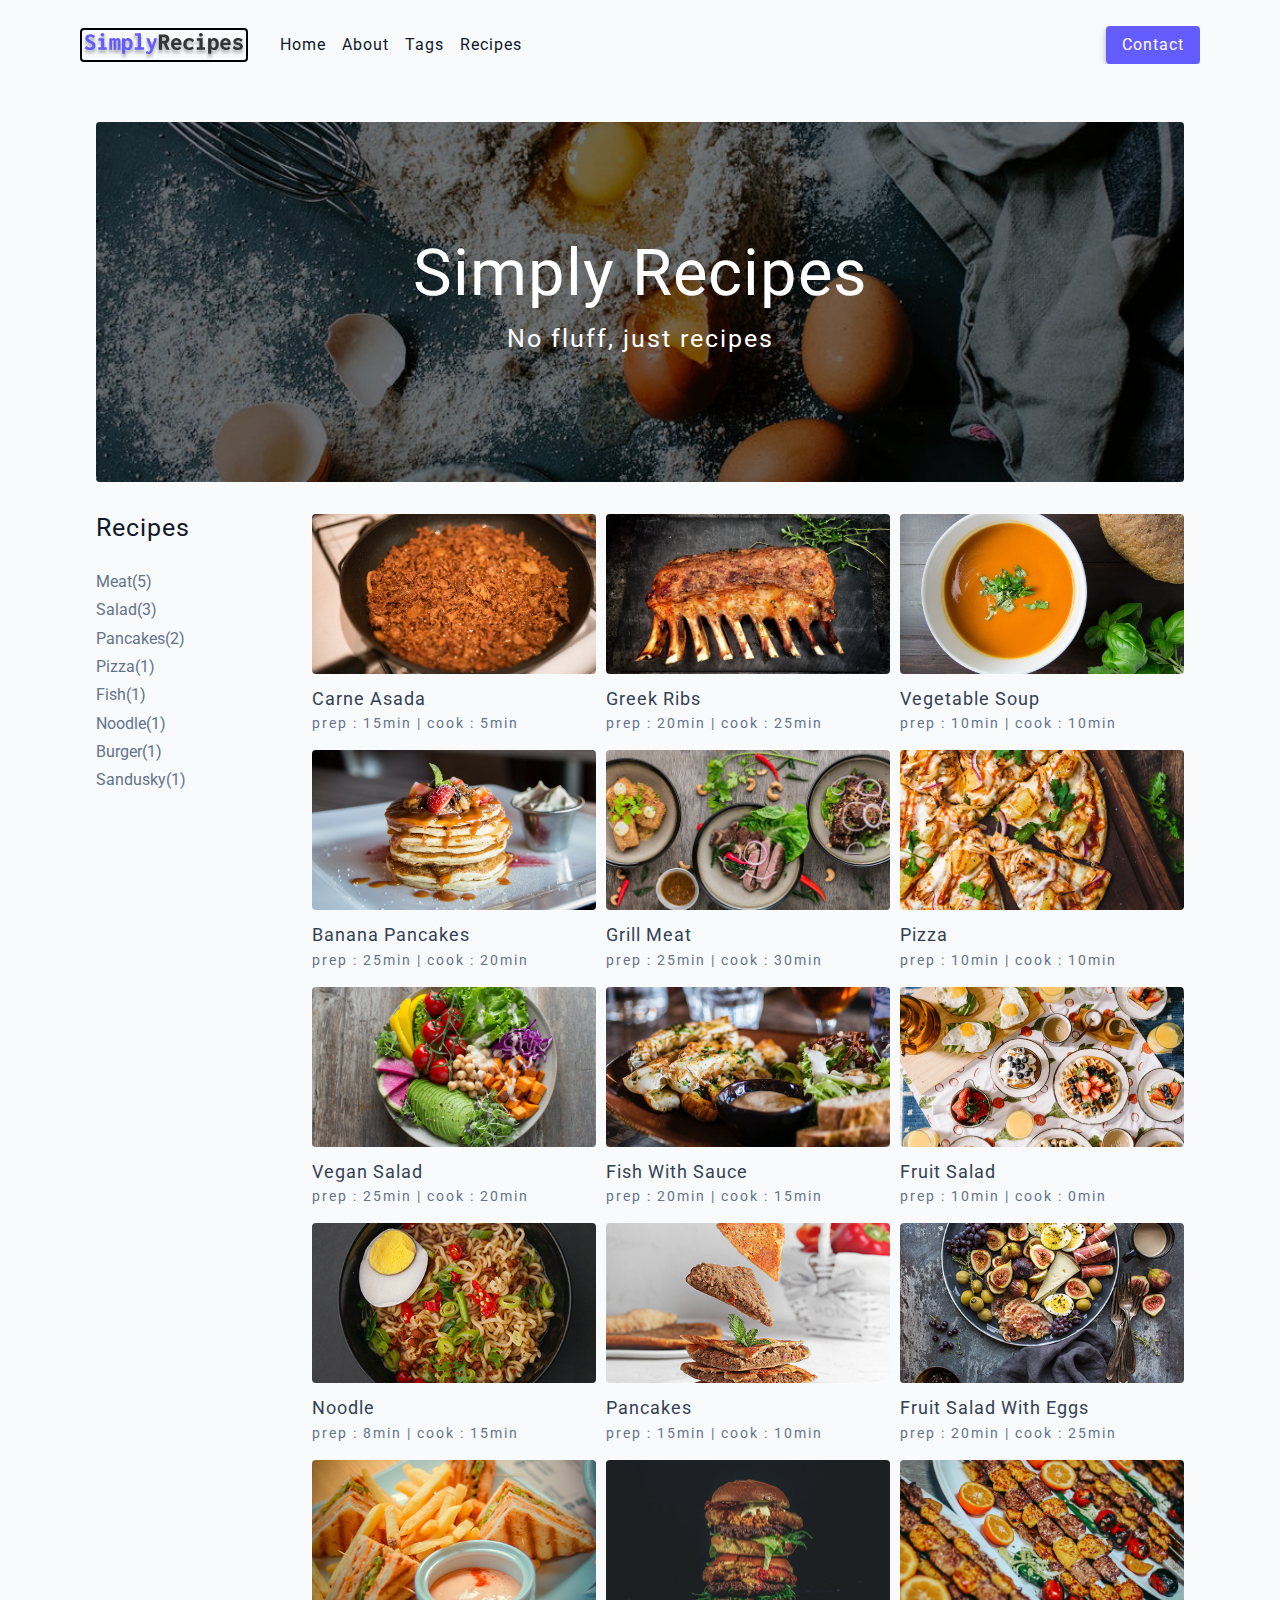
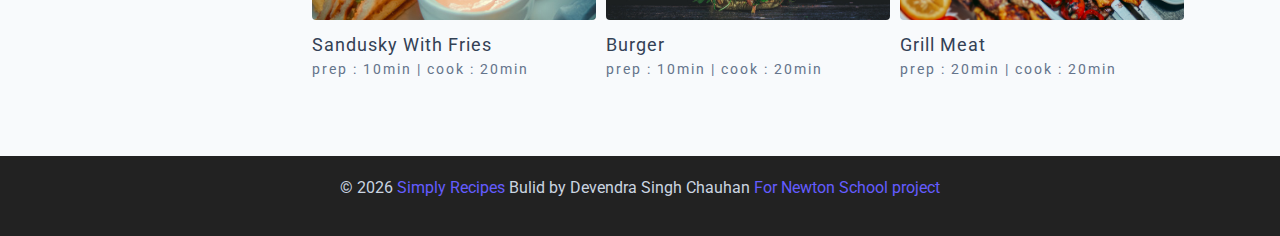
<file: index.html>
<html lang="en">
<head>
    <meta charset="UTF-8">
    <meta http-equiv="X-UA-Compatible" content="IE=edge">
    <meta name="viewport" content="width=device-width, initial-scale=1.0">
    <title>Simply Recipes</title>
    <link rel="icon" href="./photo/favicon.ico" type="image/x.icon">
    <link rel="stylesheet" href="https://cdnjs.cloudflare.com/ajax/libs/font-awesome/5.14.0/css/all.min.css"/>
    <link rel="stylesheet" href="./css/style.css">
</head>
<body>
    <div class="nav">
        <div class="nav-center">
            <div class="nav-header">
                <a href="index.html" class="nav-header-logo">
                    <img src="./photo/logo.svg" alt="Simply recipes">
                </a>
                <button type="button" class="btn nav-header-btn" id="nav-btn">
                    <i class="fas fa-align-justify"></i>
                </button>
            </div>
            <div class="nav-links" id="nav-links">
                <a href="index.html" class="nav-links-link">Home</a>
                <a href="about.html" class="nav-links-link">About</a>
                <a href="tags.html" class="nav-links-link">Tags</a>
                <a href="recipes.html" class="nav-links-link">Recipes</a>
                <div class="nav-links-link contact-link">
                    <a href="contact.html" class="btn">Contact</a>
                </div>
            </div>
        </div>
    </div>
    <main class="main">
        <header class="header">
            <div class="header-container">
                <div class="header-container-text">
                    <h1>Simply Recipes</h1>
                    <p>No fluff, just recipes</p>
                </div>
            </div>
        </header>
        <section class="recipes-container">
            <div class="tag-container">
                <h4>Recipes</h4>
                <div class="tag-container-list">
                    <a href="tag-template.html">Meat(5)</a>
                    <a href="tag-template.html">Salad(3)</a>
                    <a href="tag-template.html">Pancakes(2)</a>
                    <a href="tag-template.html">Pizza(1)</a>
                    <a href="tag-template.html">Fish(1)</a>
                    <a href="tag-template.html">Noodle(1)</a>
                    <a href="tag-template.html">Burger(1)</a>
                    <a href="tag-template.html">Sandusky(1)</a>
                </div>
            </div>
            <div class="recipes-list">
                <a href="single-recipes.html" class="recipe">
                    <img src="./photo/recipes/recipe-1.jpeg" alt="Moton" class="img recipe-img">
                    <h5>Carne Asada</h5>
                    <p>prep : 15min | cook : 5min</p>
                </a>
                <a href="single-recipes.html" class="recipe">
                    <img src="./photo/recipes/recipe-2.jpeg" alt="food" class="img recipe-img">
                    <h5>greek Ribs</h5>
                    <p>prep : 20min | cook : 25min</p>
                </a>
                <a href="single-recipes.html" class="recipe">
                    <img src="./photo/recipes/recipe-3.jpeg" alt="food" class="img recipe-img">
                    <h5>Vegetable Soup</h5>
                    <p>prep : 10min | cook : 10min</p>
                </a>
                <a href="single-recipes.html" class="recipe">
                    <img src="./photo/recipes/recipe-4.jpeg" alt="food" class="img recipe-img">
                    <h5>Banana Pancakes</h5>
                    <p>prep : 25min | cook : 20min</p>
                </a>
                <a href="single-recipes.html" class="recipe">
                    <img src="./photo/recipes/recipe-5.jpg" alt="food" class="img recipe-img">
                    <h5>grill Meat</h5>
                    <p>prep : 25min | cook : 30min</p>
                </a>
                
                <a href="single-recipes.html" class="recipe">
                    <img src="./photo/recipes/recipe-6.jpg" alt="food" class="img recipe-img">
                    <h5>Pizza</h5>
                    <p>prep : 10min | cook : 10min</p>
                </a>
                
                <a href="single-recipes.html" class="recipe">
                    <img src="./photo/recipes/recipe-7.jpg" alt="food" class="img recipe-img">
                    <h5>Vegan Salad</h5>
                    <p>prep : 25min | cook : 20min</p>
                </a>
                
                <a href="single-recipes.html" class="recipe">
                    <img src="./photo/recipes/recipe-8.jpg" alt="food" class="img recipe-img">
                    <h5>Fish With Sauce</h5>
                    <p>prep : 20min | cook : 15min</p>
                </a>
                
                <a href="single-recipes.html" class="recipe">
                    <img src="./photo/recipes/recipe-9.jpg" alt="food" class="img recipe-img">
                    <h5>Fruit Salad</h5>
                    <p>prep : 10min | cook : 0min</p>
                </a>
                
                <a href="single-recipes.html" class="recipe">
                    <img src="./photo/recipes/recipe-10.jpg" alt="food" class="img recipe-img">
                    <h5>Noodle</h5>
                    <p>prep : 8min | cook : 15min</p>
                </a>
                
                <a href="single-recipes.html" class="recipe">
                    <img src="./photo/recipes/recipe-11.jpg" alt="food" class="img recipe-img">
                    <h5>Pancakes</h5>
                    <p>prep : 15min | cook : 10min</p>
                </a>
                <a href="single-recipes.html" class="recipe">
                    <img src="./photo/recipes/recipe-12.jpg" alt="food" class="img recipe-img">
                    <h5>Fruit Salad With Eggs</h5>
                    <p>prep : 20min | cook : 25min</p>
                </a>
                <a href="single-recipes.html" class="recipe">
                    <img src="./photo/recipes/recipe-13.jpg" alt="food" class="img recipe-img">
                    <h5>Sandusky With Fries</h5>
                    <p>prep : 10min | cook : 20min</p>
                </a>
                <a href="single-recipes.html" class="recipe">
                    <img src="./photo/recipes/recipe-14.jpg" alt="food" class="img recipe-img">
                    <h5>Burger</h5>
                    <p>prep : 10min | cook : 20min</p>
                </a>
                
                <a href="single-recipes.html" class="recipe">
                    <img src="./photo/recipes/recipe-15.jpg" alt="food" class="img recipe-img">
                    <h5>Grill Meat</h5>
                    <p>prep : 20min | cook : 20min</p>
                </a>
            </div>
        </section>
    </main>
    <footer class="footer">
        <p>
            &copy; <span id="date"></span>
            <span class="footer-logo">
                Simply Recipes
            </span>
            Bulid by Devendra Singh Chauhan <a href="https://my.newtonschool.co/">For Newton School project</a>
        </p>
    </footer>
    <script src="./js/script.js"></script>
</body>
</html>
</file>
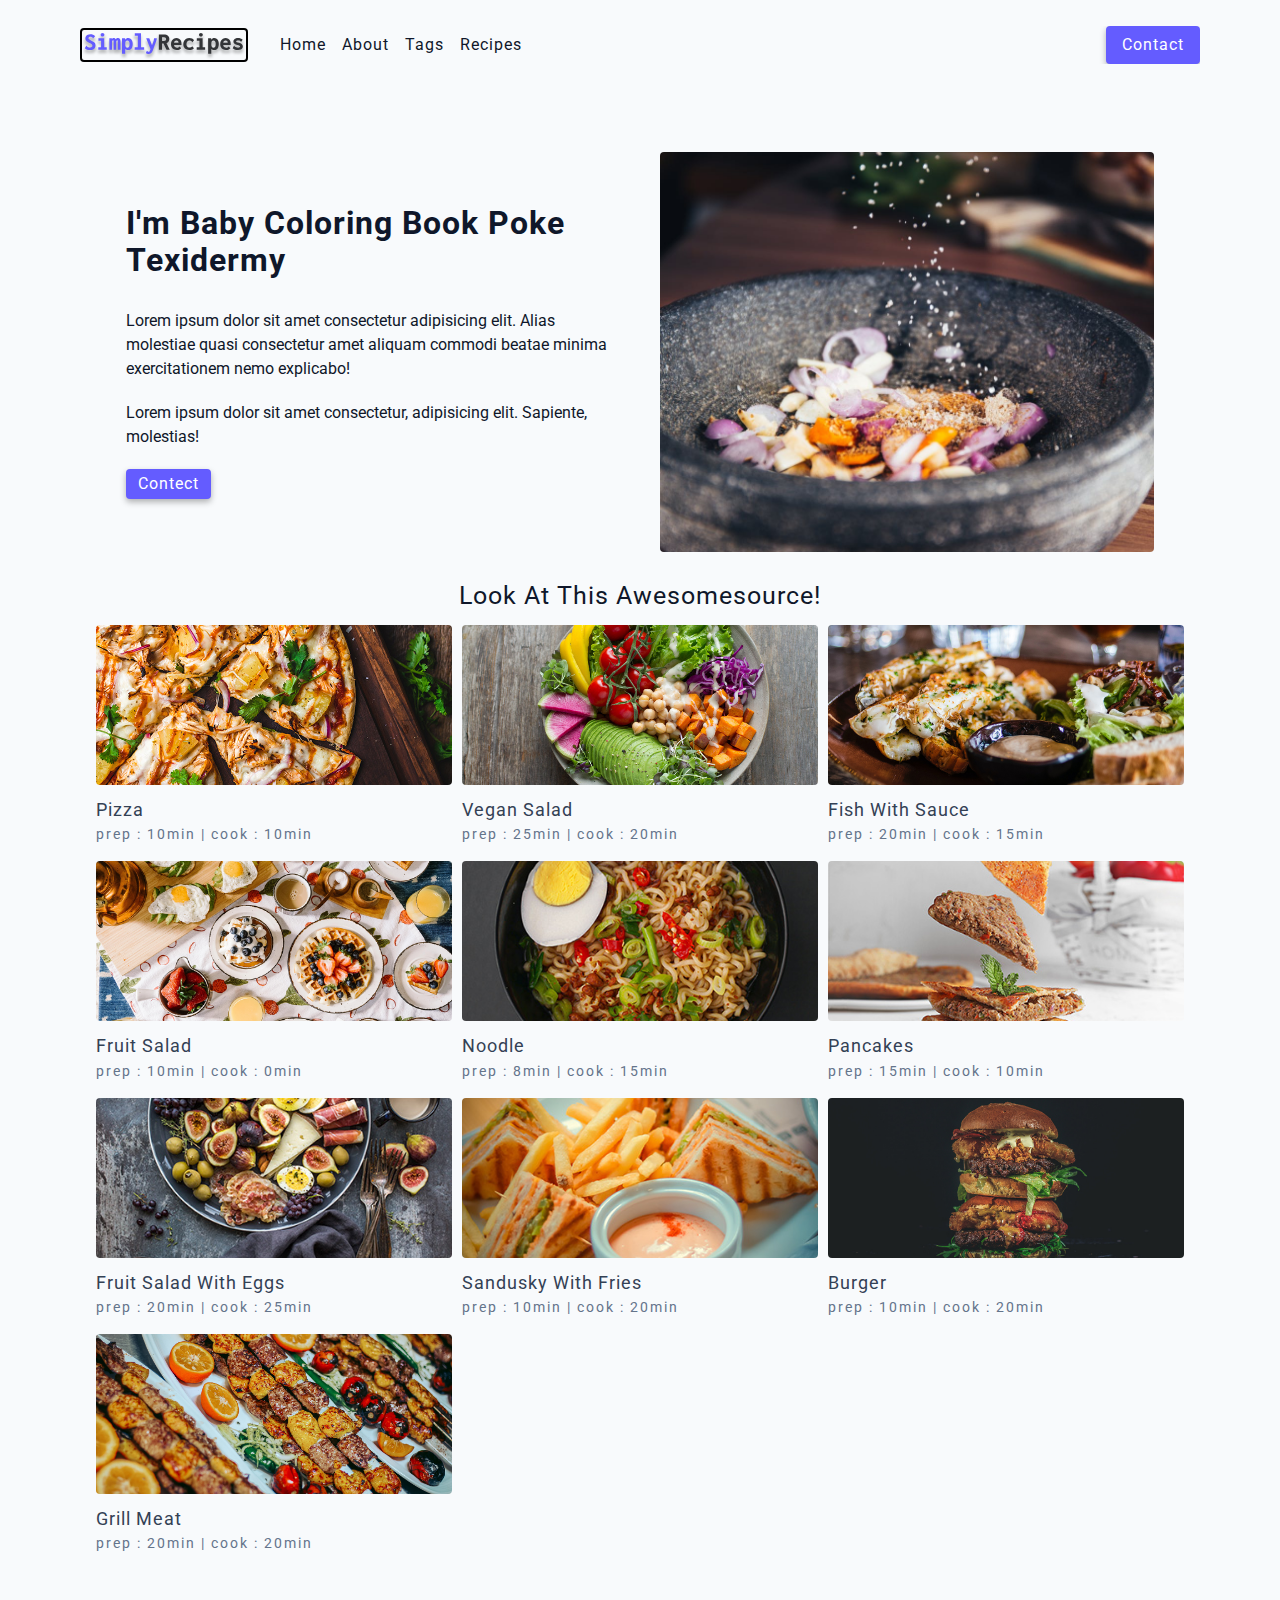
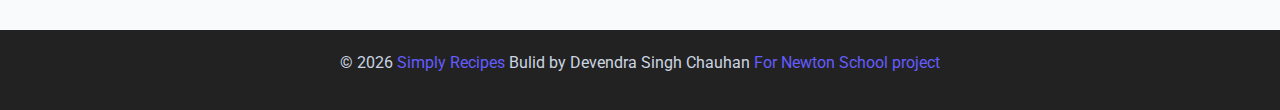
<file: about.html>
<html lang="en">
<head>
    <meta charset="UTF-8">
    <meta http-equiv="X-UA-Compatible" content="IE=edge">
    <meta name="viewport" content="width=device-width, initial-scale=1.0">
    <title>About</title>
    <link rel="icon" href="./photo/favicon.ico" type="image/x.icon">
    <link rel="stylesheet" href="https://cdnjs.cloudflare.com/ajax/libs/font-awesome/5.14.0/css/all.min.css"/>
    <link rel="stylesheet" href="./css/style.css">
</head>
<body>
    <div class="nav">
        <div class="nav-center">
            <div class="nav-header">
                <a href="index.html" class="nav-header-logo">
                    <img src="./photo/logo.svg" alt="Simply recipes">
                </a>
                <button type="button" class="btn nav-header-btn" id="nav-btn">
                    <i class="fas fa-align-justify"></i>
                </button>
            </div>
            <div class="nav-links" id="nav-links">
                <a href="index.html" class="nav-links-link">Home</a>
                <a href="about.html" class="nav-links-link">About</a>
                <a href="tags.html" class="nav-links-link">Tags</a>
                <a href="recipes.html" class="nav-links-link">Recipes</a>
                <div class="nav-links-link contact-link">
                    <a href="contact.html" class="btn">Contact</a>
                </div>
            </div>
        </div>
    </div>
    <main class="main">
        <section class="about-container">
            <article>
                <h2>I'm baby coloring book poke texidermy</h2>
                <p>Lorem ipsum dolor sit amet consectetur adipisicing elit. Alias molestiae quasi consectetur amet aliquam commodi beatae minima exercitationem nemo explicabo!</p>
                <p>Lorem ipsum dolor sit amet consectetur, adipisicing elit. Sapiente, molestias!</p>
                <a href="contact.html" class="btn">Contect</a>
            </article>
            <img src="./photo/about.jpeg" alt="Salt" class="about-img">
        </section>
        <h5 class="about-recipes-title">
            Look at this Awesomesource!
        </h5>
        <div class="recipes-list">          
            <a href="single-recipes.html" class="recipe">
                <img src="./photo/recipes/recipe-6.jpg" alt="food" class="img recipe-img">
                <h5>Pizza</h5>
                <p>prep : 10min | cook : 10min</p>
            </a>
            
            <a href="single-recipes.html" class="recipe">
                <img src="./photo/recipes/recipe-7.jpg" alt="food" class="img recipe-img">
                <h5>Vegan Salad</h5>
                <p>prep : 25min | cook : 20min</p>
            </a>
            
            <a href="single-recipes.html" class="recipe">
                <img src="./photo/recipes/recipe-8.jpg" alt="food" class="img recipe-img">
                <h5>Fish With Sauce</h5>
                <p>prep : 20min | cook : 15min</p>
            </a>
            
            <a href="single-recipes.html" class="recipe">
                <img src="./photo/recipes/recipe-9.jpg" alt="food" class="img recipe-img">
                <h5>Fruit Salad</h5>
                <p>prep : 10min | cook : 0min</p>
            </a>
            
            <a href="single-recipes.html" class="recipe">
                <img src="./photo/recipes/recipe-10.jpg" alt="food" class="img recipe-img">
                <h5>Noodle</h5>
                <p>prep : 8min | cook : 15min</p>
            </a>
            
            <a href="single-recipes.html" class="recipe">
                <img src="./photo/recipes/recipe-11.jpg" alt="food" class="img recipe-img">
                <h5>Pancakes</h5>
                <p>prep : 15min | cook : 10min</p>
            </a>
            <a href="single-recipes.html" class="recipe">
                <img src="./photo/recipes/recipe-12.jpg" alt="food" class="img recipe-img">
                <h5>Fruit Salad With Eggs</h5>
                <p>prep : 20min | cook : 25min</p>
            </a>
            <a href="single-recipes.html" class="recipe">
                <img src="./photo/recipes/recipe-13.jpg" alt="food" class="img recipe-img">
                <h5>Sandusky With Fries</h5>
                <p>prep : 10min | cook : 20min</p>
            </a>
            <a href="single-recipes.html" class="recipe">
                <img src="./photo/recipes/recipe-14.jpg" alt="food" class="img recipe-img">
                <h5>Burger</h5>
                <p>prep : 10min | cook : 20min</p>
            </a>
            
            <a href="single-recipes.html" class="recipe">
                <img src="./photo/recipes/recipe-15.jpg" alt="food" class="img recipe-img">
                <h5>Grill Meat</h5>
                <p>prep : 20min | cook : 20min</p>
            </a>
        </div>
    </main>
    <footer class="footer">
        <p>
            &copy; <span id="date"></span>
            <span class="footer-logo">
                Simply Recipes
            </span>
            Bulid by Devendra Singh Chauhan <a href="https://my.newtonschool.co/">For Newton School project</a>
        </p>
    </footer>
    <script src="./js/script.js"></script>
</body>
</html>
</file>
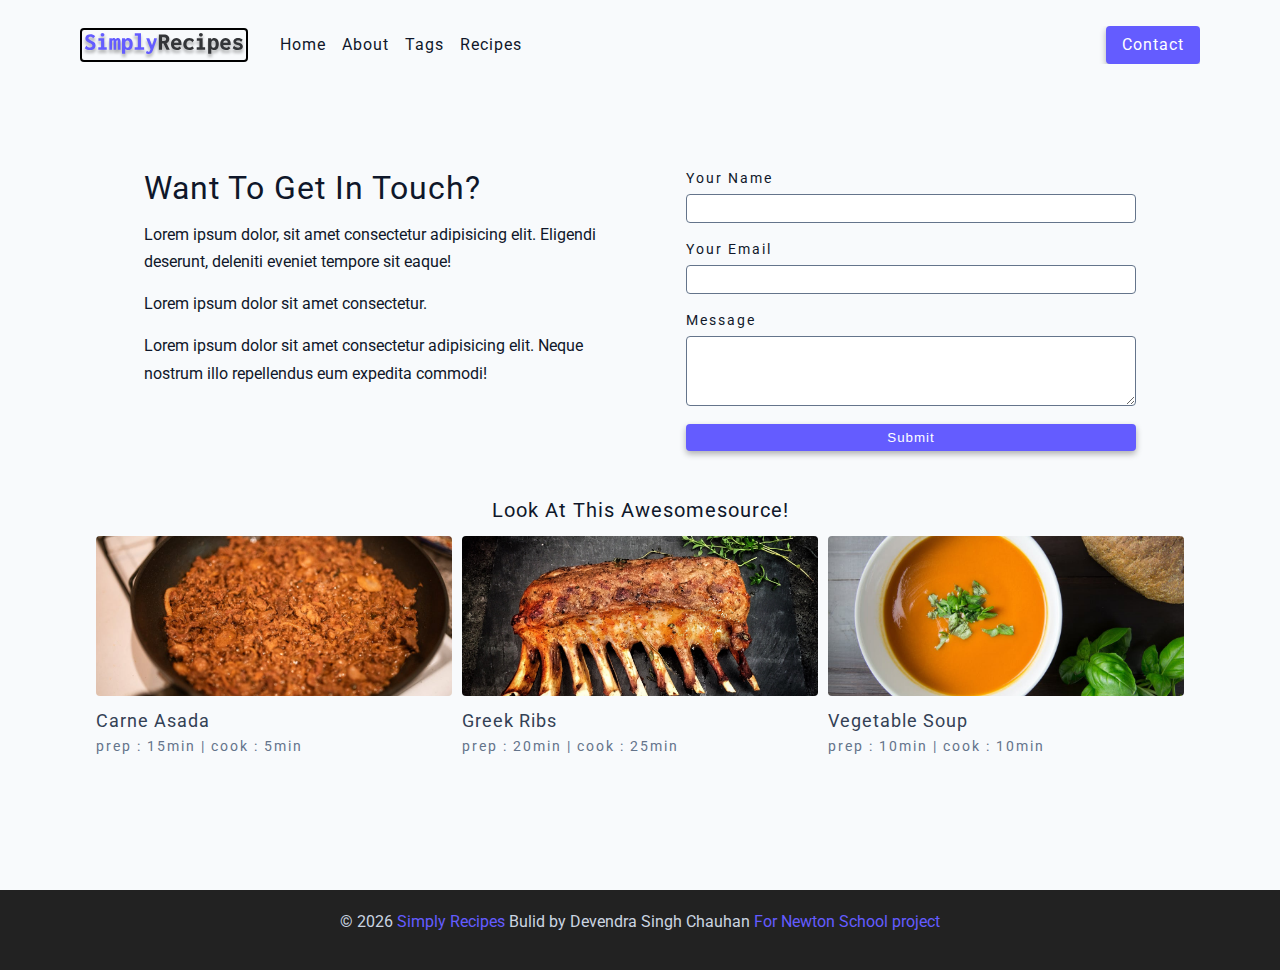
<file: contact.html>
<html lang="en">
<head>
    <meta charset="UTF-8">
    <meta http-equiv="X-UA-Compatible" content="IE=edge">
    <meta name="viewport" content="width=device-width, initial-scale=1.0">
    <title>Contact</title>
    <link rel="icon" href="./photo/favicon.ico" type="image/x.icon">
    <link rel="stylesheet" href="https://cdnjs.cloudflare.com/ajax/libs/font-awesome/5.14.0/css/all.min.css"/>
    <link rel="stylesheet" href="./css/style.css">
</head>
<body>
    <div class="nav">
        <div class="nav-center">
            <div class="nav-header">
                <a href="index.html" class="nav-header-logo">
                    <img src="./photo/logo.svg" alt="Simply recipes">
                </a>
                <button type="button" class="btn nav-header-btn" id="nav-btn">
                    <i class="fas fa-align-justify"></i>
                </button>
            </div>
            <div class="nav-links" id="nav-links">
                <a href="index.html" class="nav-links-link">Home</a>
                <a href="about.html" class="nav-links-link">About</a>
                <a href="tags.html" class="nav-links-link">Tags</a>
                <a href="recipes.html" class="nav-links-link">Recipes</a>
                <div class="nav-links-link contact-link">
                    <a href="contact.html" class="btn">Contact</a>
                </div>
            </div>
        </div>
    </div>
    <main class="main">
        <section class="contact-container">
            <div>
                <h3>Want To Get In Touch?</h3>
                <p>Lorem ipsum dolor, sit amet consectetur adipisicing elit. Eligendi deserunt, deleniti eveniet tempore sit eaque!</p>
                <p>Lorem ipsum dolor sit amet consectetur.</p>
                <p>Lorem ipsum dolor sit amet consectetur adipisicing elit. Neque nostrum illo repellendus eum expedita commodi!</p>
            </div>
            <div class="form-container">
                <div class="form-container-row">
                    <label for="name" class="form-container-label">Your name</label>
                    <input type="text" id="name" name="name" class="form-container-input">
                </div>
                <div class="form-container-row">
                    <label for="email" class="form-container-label">Your email</label>
                    <input type="text" id="email" name="email" class="form-container-input">
                </div>
                <div class="form-container-row">
                    <label for="message" class="form-container-label">Message</label>
                    <textarea type="text" id="message" class="form-container-textarea"></textarea>
                </div>
                <button type="submit" class="btn btn-block">Submit</button>
            </div>
        </section>
        <section class="cotact-recipe">
            <h5 class="contact-title">
                Look At This Awesomesource!
            </h5>
            <div class="recipes-list">
                <a href="single-recipes.html" class="recipe">
                    <img src="./photo/recipes/recipe-1.jpeg" alt="Moton" class="img recipe-img">
                    <h5>Carne Asada</h5>
                    <p>prep : 15min | cook : 5min</p>
                </a>
                <a href="single-recipes.html" class="recipe">
                    <img src="./photo/recipes/recipe-2.jpeg" alt="food" class="img recipe-img">
                    <h5>greek Ribs</h5>
                    <p>prep : 20min | cook : 25min</p>
                </a>
                <a href="single-recipes.html" class="recipe">
                    <img src="./photo/recipes/recipe-3.jpeg" alt="food" class="img recipe-img">
                    <h5>Vegetable Soup</h5>
                    <p>prep : 10min | cook : 10min</p>
                </a>
            </div>
        </section>
    </main>
    <footer class="footer">
        <p>
            &copy; <span id="date"></span>
            <span class="footer-logo">
                Simply Recipes
            </span>
            Bulid by Devendra Singh Chauhan <a href="https://my.newtonschool.co/">For Newton School project</a>
        </p>
    </footer>
    <script src="./js/script.js"></script>
</body>
</html>
</file>
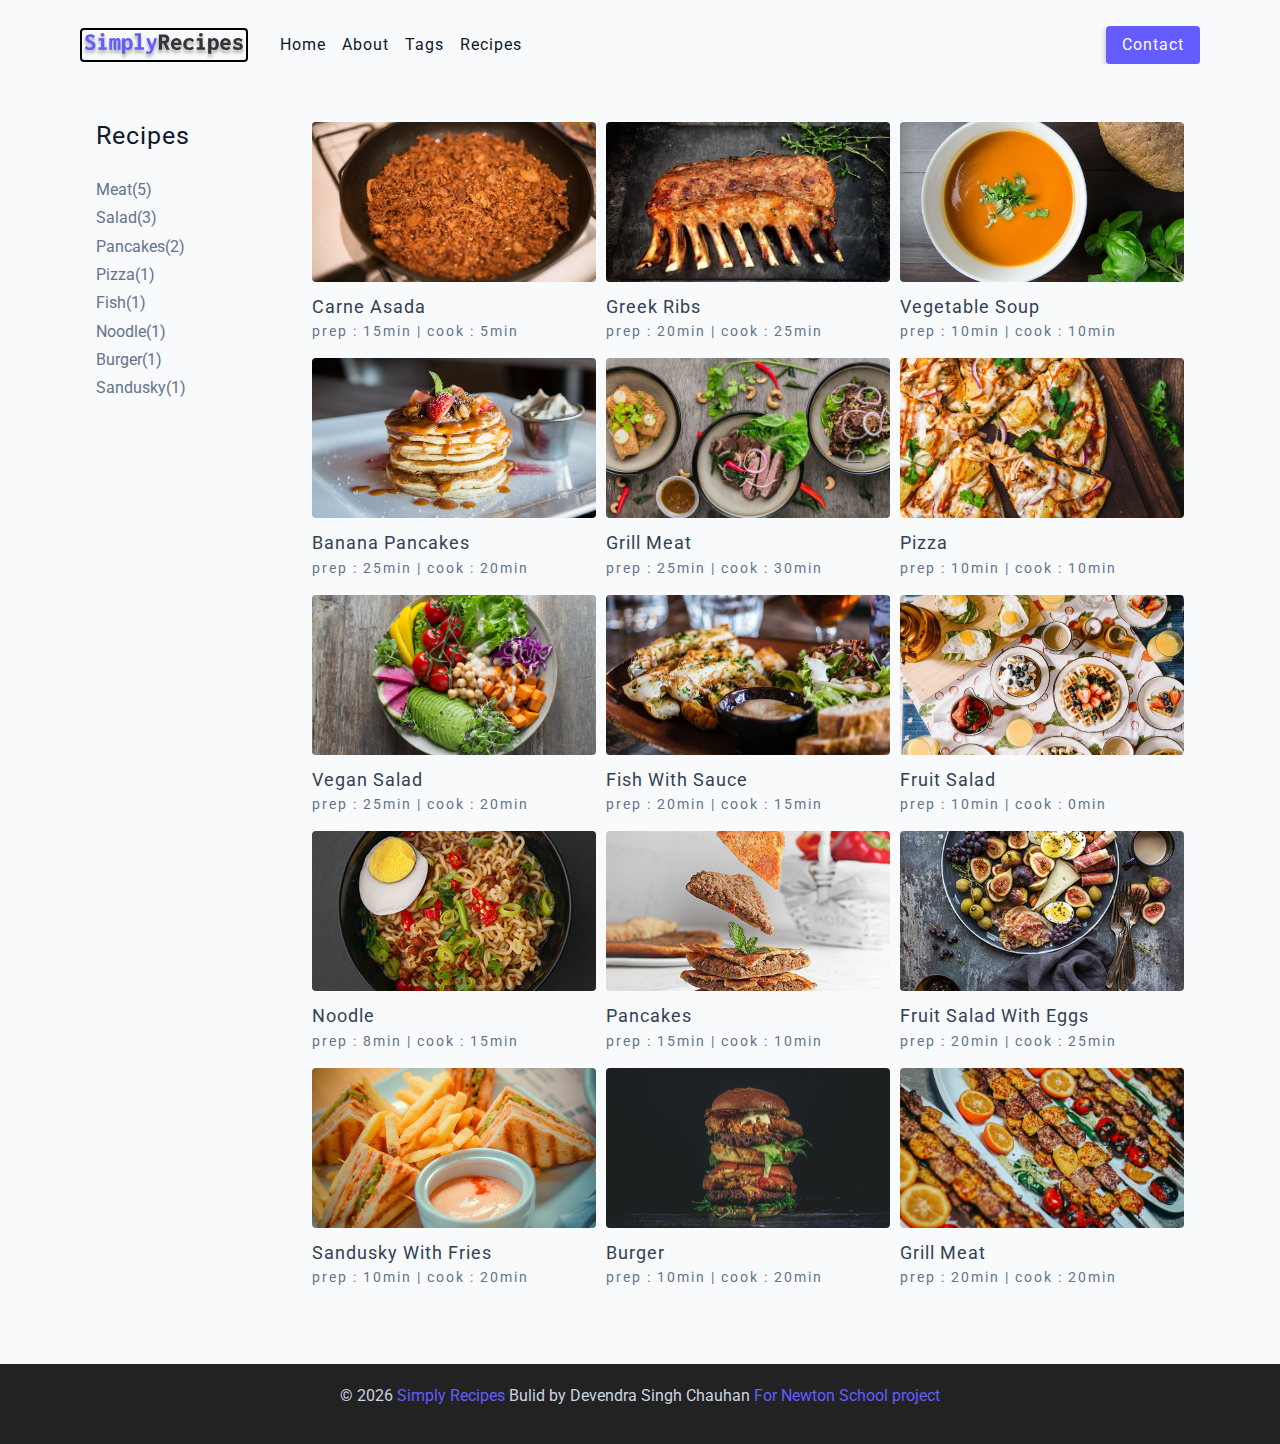
<file: recipes.html>
<html lang="en">
<head>
    <meta charset="UTF-8">
    <meta http-equiv="X-UA-Compatible" content="IE=edge">
    <meta name="viewport" content="width=device-width, initial-scale=1.0">
    <title>Recipes</title>
    <link rel="icon" href="./photo/favicon.ico" type="image/x.icon">
    <link rel="stylesheet" href="https://cdnjs.cloudflare.com/ajax/libs/font-awesome/5.14.0/css/all.min.css"/>
    <link rel="stylesheet" href="./css/style.css">
</head>
<body>
    <div class="nav">
        <div class="nav-center">
            <div class="nav-header">
                <a href="index.html" class="nav-header-logo">
                    <img src="./photo/logo.svg" alt="Simply recipes">
                </a>
                <button type="button" class="btn nav-header-btn" id="nav-btn">
                    <i class="fas fa-align-justify"></i>
                </button>
            </div>
            <div class="nav-links" id="nav-links">
                <a href="index.html" class="nav-links-link">Home</a>
                <a href="about.html" class="nav-links-link">About</a>
                <a href="tags.html" class="nav-links-link">Tags</a>
                <a href="recipes.html" class="nav-links-link">Recipes</a>
                <div class="nav-links-link contact-link">
                    <a href="contact.html" class="btn">Contact</a>
                </div>
            </div>
        </div>
    </div>
    <main class="main">
        <section class="recipes-container">
            <div class="tag-container">
                <h4>Recipes</h4>
                <div class="tag-container-list">
                    <a href="tag-template.html">Meat(5)</a>
                    <a href="tag-template.html">Salad(3)</a>
                    <a href="tag-template.html">Pancakes(2)</a>
                    <a href="tag-template.html">Pizza(1)</a>
                    <a href="tag-template.html">Fish(1)</a>
                    <a href="tag-template.html">Noodle(1)</a>
                    <a href="tag-template.html">Burger(1)</a>
                    <a href="tag-template.html">Sandusky(1)</a>
                </div>
            </div>
            <div class="recipes-list">
                <a href="single-recipes.html" class="recipe">
                    <img src="./photo/recipes/recipe-1.jpeg" alt="Moton" class="img recipe-img">
                    <h5>Carne Asada</h5>
                    <p>prep : 15min | cook : 5min</p>
                </a>
                <a href="single-recipes.html" class="recipe">
                    <img src="./photo/recipes/recipe-2.jpeg" alt="food" class="img recipe-img">
                    <h5>greek Ribs</h5>
                    <p>prep : 20min | cook : 25min</p>
                </a>
                <a href="single-recipes.html" class="recipe">
                    <img src="./photo/recipes/recipe-3.jpeg" alt="food" class="img recipe-img">
                    <h5>Vegetable Soup</h5>
                    <p>prep : 10min | cook : 10min</p>
                </a>
                <a href="single-recipes.html" class="recipe">
                    <img src="./photo/recipes/recipe-4.jpeg" alt="food" class="img recipe-img">
                    <h5>Banana Pancakes</h5>
                    <p>prep : 25min | cook : 20min</p>
                </a>
                <a href="single-recipes.html" class="recipe">
                    <img src="./photo/recipes/recipe-5.jpg" alt="food" class="img recipe-img">
                    <h5>grill Meat</h5>
                    <p>prep : 25min | cook : 30min</p>
                </a>
                
                <a href="single-recipes.html" class="recipe">
                    <img src="./photo/recipes/recipe-6.jpg" alt="food" class="img recipe-img">
                    <h5>Pizza</h5>
                    <p>prep : 10min | cook : 10min</p>
                </a>
                
                <a href="single-recipes.html" class="recipe">
                    <img src="./photo/recipes/recipe-7.jpg" alt="food" class="img recipe-img">
                    <h5>Vegan Salad</h5>
                    <p>prep : 25min | cook : 20min</p>
                </a>
                
                <a href="single-recipes.html" class="recipe">
                    <img src="./photo/recipes/recipe-8.jpg" alt="food" class="img recipe-img">
                    <h5>Fish With Sauce</h5>
                    <p>prep : 20min | cook : 15min</p>
                </a>
                
                <a href="single-recipes.html" class="recipe">
                    <img src="./photo/recipes/recipe-9.jpg" alt="food" class="img recipe-img">
                    <h5>Fruit Salad</h5>
                    <p>prep : 10min | cook : 0min</p>
                </a>
                
                <a href="single-recipes.html" class="recipe">
                    <img src="./photo/recipes/recipe-10.jpg" alt="food" class="img recipe-img">
                    <h5>Noodle</h5>
                    <p>prep : 8min | cook : 15min</p>
                </a>
                
                <a href="single-recipes.html" class="recipe">
                    <img src="./photo/recipes/recipe-11.jpg" alt="food" class="img recipe-img">
                    <h5>Pancakes</h5>
                    <p>prep : 15min | cook : 10min</p>
                </a>
                <a href="single-recipes.html" class="recipe">
                    <img src="./photo/recipes/recipe-12.jpg" alt="food" class="img recipe-img">
                    <h5>Fruit Salad With Eggs</h5>
                    <p>prep : 20min | cook : 25min</p>
                </a>
                <a href="single-recipes.html" class="recipe">
                    <img src="./photo/recipes/recipe-13.jpg" alt="food" class="img recipe-img">
                    <h5>Sandusky With Fries</h5>
                    <p>prep : 10min | cook : 20min</p>
                </a>
                <a href="single-recipes.html" class="recipe">
                    <img src="./photo/recipes/recipe-14.jpg" alt="food" class="img recipe-img">
                    <h5>Burger</h5>
                    <p>prep : 10min | cook : 20min</p>
                </a>
                
                <a href="single-recipes.html" class="recipe">
                    <img src="./photo/recipes/recipe-15.jpg" alt="food" class="img recipe-img">
                    <h5>Grill Meat</h5>
                    <p>prep : 20min | cook : 20min</p>
                </a>
            </div>
        </section>
    </main>
    <footer class="footer">
        <p>
            &copy; <span id="date"></span>
            <span class="footer-logo">
                Simply Recipes
            </span>
            Bulid by Devendra Singh Chauhan <a href="https://my.newtonschool.co/">For Newton School project</a>
        </p>
    </footer>
    <script src="./js/script.js"></script>
</body>
</html>
</file>
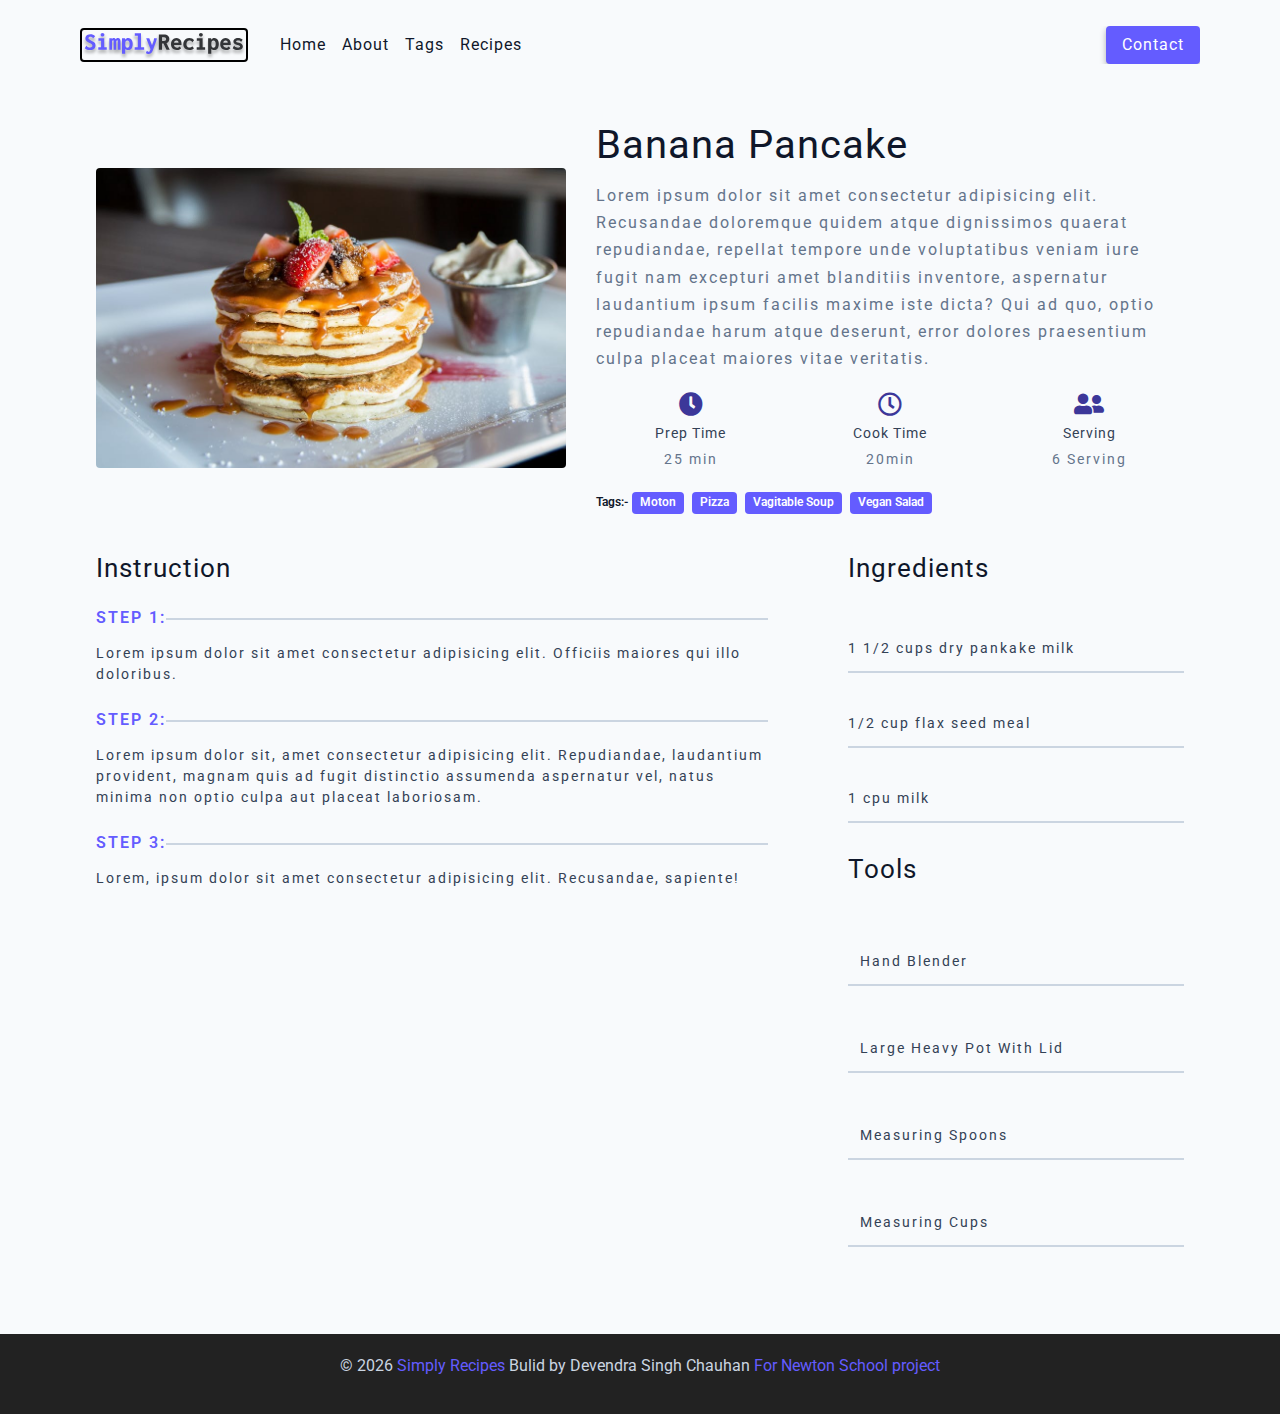
<file: single-recipes.html>
<html lang="en">
<head>
    <meta charset="UTF-8">
    <meta http-equiv="X-UA-Compatible" content="IE=edge">
    <meta name="viewport" content="width=device-width, initial-scale=1.0">
    <title>Single Recipe</title>
    <link rel="icon" href="./photo/favicon.ico" type="image/x.icon">
    <link rel="stylesheet" href="https://cdnjs.cloudflare.com/ajax/libs/font-awesome/5.14.0/css/all.min.css"/>
    <link rel="stylesheet" href="./css/style.css">
</head>
<body>
    <div class="nav">
        <div class="nav-center">
            <div class="nav-header">
                <a href="index.html" class="nav-header-logo">
                    <img src="./photo/logo.svg" alt="Simply recipes">
                </a>
                <button type="button" class="btn nav-header-btn" id="nav-btn">
                    <i class="fas fa-align-justify"></i>
                </button>
            </div>
            <div class="nav-links" id="nav-links">
                <a href="index.html" class="nav-links-link">Home</a>
                <a href="about.html" class="nav-links-link">About</a>
                <a href="tags.html" class="nav-links-link">Tags</a>
                <a href="recipes.html" class="nav-links-link">Recipes</a>
                <div class="nav-links-link contact-link">
                    <a href="contact.html" class="btn">Contact</a>
                </div>
            </div>
        </div>
    </div>
    <main class="main">
        <div class="recipe">
            <section class="recipe-container">
                <img src="./photo/recipes/recipe-4.jpeg" alt="pancakakes" class="img recipe-container-img">
                <div>
                    <h2 class="recipe-container-heading">Banana Pancake</h2>
                    <p>
                        Lorem ipsum dolor sit amet consectetur adipisicing elit. Recusandae doloremque quidem atque dignissimos quaerat repudiandae, repellat tempore unde voluptatibus veniam iure fugit nam excepturi amet blanditiis inventore, aspernatur laudantium ipsum facilis maxime iste dicta? Qui ad quo, optio repudiandae harum atque deserunt, error dolores praesentium culpa placeat maiores vitae veritatis.
                    </p>
                    <div class="recipe-icons">
                        <div>
                            <i class="fas fa-clock"></i>
                            <h5>Prep Time</h5>
                            <p>25 min</p>
                        </div>
                        <div>
                            <i class="far fa-clock"></i>
                            <h5>Cook Time</h5>
                            <p>20min</p>
                        </div>
                        <div>
                            <i class="fas fa-user-friends"></i>
                            <h5>Serving</h5>
                            <p>6 Serving</p>
                        </div>
                    </div>
                    <div class="recipe-tags">
                        Tags:- <a href="tag-teplate.html">Moton</a>
                        <a href="tag-teplate.html">Pizza</a>
                        <a href="tag-teplate.html">Vagitable Soup</a>
                        <a href="tag-teplate.html">Vegan Salad</a>
                    </div>
                </div>
            </section>
            <section class="recipe-inst">
                <div>
                    <h4>Instruction</h4>
                    <div class="recipe-inst-sin">
                        <header>
                            <p>Step 1:</p>
                            <div></div>
                        </header>
                        <p>Lorem ipsum dolor sit amet consectetur adipisicing elit. Officiis maiores qui illo doloribus.</p>
                    </div>
                    <div class="recipe-inst-sin">
                        <header>
                            <p>Step 2:</p>
                            <div></div>
                        </header>
                        <p>Lorem ipsum dolor sit, amet consectetur adipisicing elit. Repudiandae, laudantium provident, magnam quis ad fugit distinctio assumenda aspernatur vel, natus minima non optio culpa aut placeat laboriosam.</p>
                    </div>
                    <div class="recipe-inst-sin">
                        <header>
                            <p>Step 3:</p>
                            <div></div>
                        </header>
                        <p>Lorem, ipsum dolor sit amet consectetur adipisicing elit. Recusandae, sapiente!</p>
                    </div>
                </div>
                <div class="recipe-inst-required">
                    <h4>ingredients</h4>
                    <p class="recipe-inst-required__ing">1 1/2 cups dry pankake milk</p>
                    <p class="recipe-inst-required__ing">1/2 cup flax seed meal</p>
                    <p class="recipe-inst-required__ing">1 cpu milk</p>
                    <h4>Tools</h4>
                    <p class="recipe-inst-required__tool">Hand Blender</p>
                    <p class="recipe-inst-required__tool">Large Heavy Pot With Lid</p>
                    <p class="recipe-inst-required__tool">Measuring Spoons</p>
                    <p class="recipe-inst-required__tool">Measuring Cups</p>
                </div>
            </section>
        </div>
    </main>
    <footer class="footer">
        <p>
            &copy; <span id="date"></span>
            <span class="footer-logo">
                Simply Recipes
            </span>
            Bulid by Devendra Singh Chauhan <a href="https://my.newtonschool.co/">For Newton School project</a>
        </p>
    </footer>
    <script src="./js/script.js"></script>
</body>
</html>
</file>
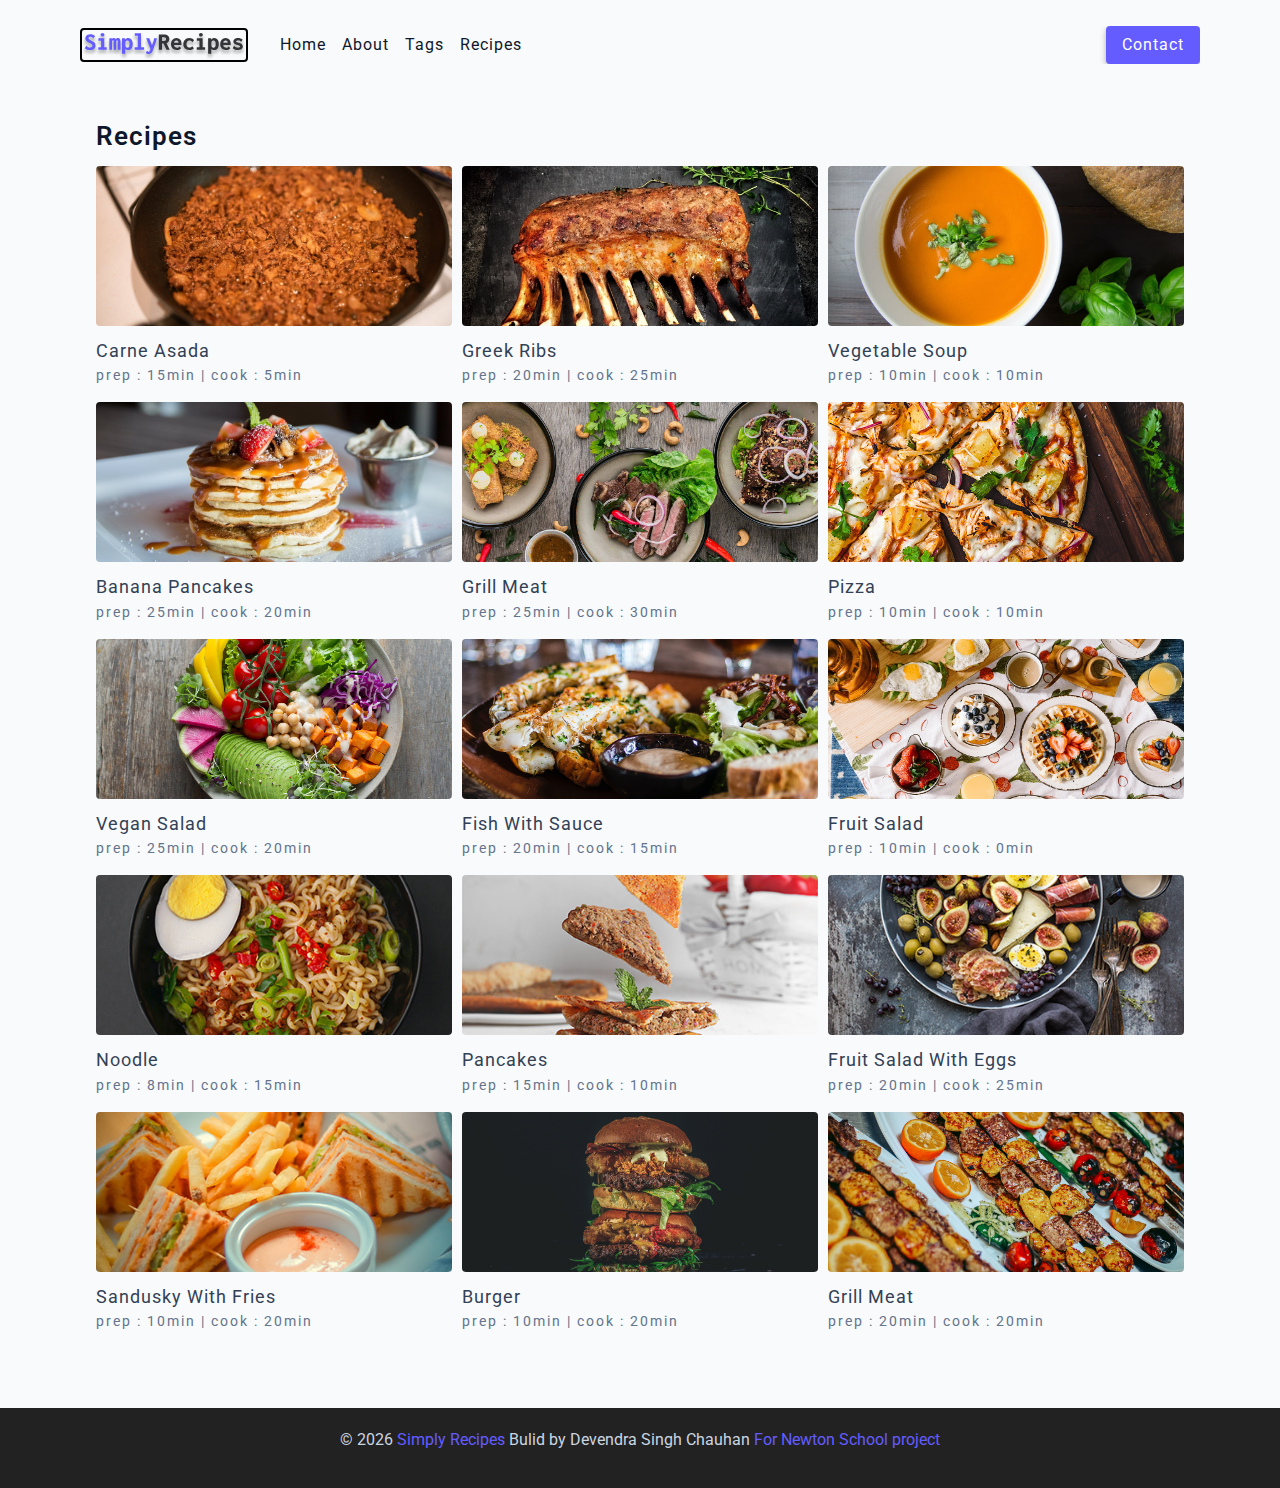
<file: tag-template.html>
<html lang="en">
<head>
    <meta charset="UTF-8">
    <meta http-equiv="X-UA-Compatible" content="IE=edge">
    <meta name="viewport" content="width=device-width, initial-scale=1.0">
    <title>Simply Recipes</title>
    <link rel="icon" href="./photo/favicon.ico" type="image/x.icon">
    <link rel="stylesheet" href="https://cdnjs.cloudflare.com/ajax/libs/font-awesome/5.14.0/css/all.min.css"/>
    <link rel="stylesheet" href="./css/style.css">
</head>
<body>
    <div class="nav">
        <div class="nav-center">
            <div class="nav-header">
                <a href="index.html" class="nav-header-logo">
                    <img src="./photo/logo.svg" alt="Simply recipes">
                </a>
                <button type="button" class="btn nav-header-btn" id="nav-btn">
                    <i class="fas fa-align-justify"></i>
                </button>
            </div>
            <div class="nav-links" id="nav-links">
                <a href="index.html" class="nav-links-link">Home</a>
                <a href="about.html" class="nav-links-link">About</a>
                <a href="tags.html" class="nav-links-link">Tags</a>
                <a href="recipes.html" class="nav-links-link">Recipes</a>
                <div class="nav-links-link contact-link">
                    <a href="contact.html" class="btn">Contact</a>
                </div>
            </div>
        </div>
    </div>
    <main class="main">
        <div class="tag-template">
            <h4>Recipes</h4>
            <div class="recipes-list">
                <a href="single-recipes.html" class="recipe">
                    <img src="./photo/recipes/recipe-1.jpeg" alt="Moton" class="img recipe-img">
                    <h5>Carne Asada</h5>
                    <p>prep : 15min | cook : 5min</p>
                </a>
                <a href="single-recipes.html" class="recipe">
                    <img src="./photo/recipes/recipe-2.jpeg" alt="food" class="img recipe-img">
                    <h5>greek Ribs</h5>
                    <p>prep : 20min | cook : 25min</p>
                </a>
                <a href="single-recipes.html" class="recipe">
                    <img src="./photo/recipes/recipe-3.jpeg" alt="food" class="img recipe-img">
                    <h5>Vegetable Soup</h5>
                    <p>prep : 10min | cook : 10min</p>
                </a>
                <a href="single-recipes.html" class="recipe">
                    <img src="./photo/recipes/recipe-4.jpeg" alt="food" class="img recipe-img">
                    <h5>Banana Pancakes</h5>
                    <p>prep : 25min | cook : 20min</p>
                </a>
                <a href="single-recipes.html" class="recipe">
                    <img src="./photo/recipes/recipe-5.jpg" alt="food" class="img recipe-img">
                    <h5>grill Meat</h5>
                    <p>prep : 25min | cook : 30min</p>
                </a>
                
                <a href="single-recipes.html" class="recipe">
                    <img src="./photo/recipes/recipe-6.jpg" alt="food" class="img recipe-img">
                    <h5>Pizza</h5>
                    <p>prep : 10min | cook : 10min</p>
                </a>
                
                <a href="single-recipes.html" class="recipe">
                    <img src="./photo/recipes/recipe-7.jpg" alt="food" class="img recipe-img">
                    <h5>Vegan Salad</h5>
                    <p>prep : 25min | cook : 20min</p>
                </a>
                
                <a href="single-recipes.html" class="recipe">
                    <img src="./photo/recipes/recipe-8.jpg" alt="food" class="img recipe-img">
                    <h5>Fish With Sauce</h5>
                    <p>prep : 20min | cook : 15min</p>
                </a>
                
                <a href="single-recipes.html" class="recipe">
                    <img src="./photo/recipes/recipe-9.jpg" alt="food" class="img recipe-img">
                    <h5>Fruit Salad</h5>
                    <p>prep : 10min | cook : 0min</p>
                </a>
                
                <a href="single-recipes.html" class="recipe">
                    <img src="./photo/recipes/recipe-10.jpg" alt="food" class="img recipe-img">
                    <h5>Noodle</h5>
                    <p>prep : 8min | cook : 15min</p>
                </a>
                
                <a href="single-recipes.html" class="recipe">
                    <img src="./photo/recipes/recipe-11.jpg" alt="food" class="img recipe-img">
                    <h5>Pancakes</h5>
                    <p>prep : 15min | cook : 10min</p>
                </a>
                <a href="single-recipes.html" class="recipe">
                    <img src="./photo/recipes/recipe-12.jpg" alt="food" class="img recipe-img">
                    <h5>Fruit Salad With Eggs</h5>
                    <p>prep : 20min | cook : 25min</p>
                </a>
                <a href="single-recipes.html" class="recipe">
                    <img src="./photo/recipes/recipe-13.jpg" alt="food" class="img recipe-img">
                    <h5>Sandusky With Fries</h5>
                    <p>prep : 10min | cook : 20min</p>
                </a>
                <a href="single-recipes.html" class="recipe">
                    <img src="./photo/recipes/recipe-14.jpg" alt="food" class="img recipe-img">
                    <h5>Burger</h5>
                    <p>prep : 10min | cook : 20min</p>
                </a>
                
                <a href="single-recipes.html" class="recipe">
                    <img src="./photo/recipes/recipe-15.jpg" alt="food" class="img recipe-img">
                    <h5>Grill Meat</h5>
                    <p>prep : 20min | cook : 20min</p>
                </a>
            </div>
        </div>
    </main>
    <footer class="footer">
        <p>
            &copy; <span id="date"></span>
            <span class="footer-logo">
                Simply Recipes
            </span>
            Bulid by Devendra Singh Chauhan <a href="https://my.newtonschool.co/">For Newton School project</a>
        </p>
    </footer>
    <script src="./js/script.js"></script>
</body>
</html>
</file>
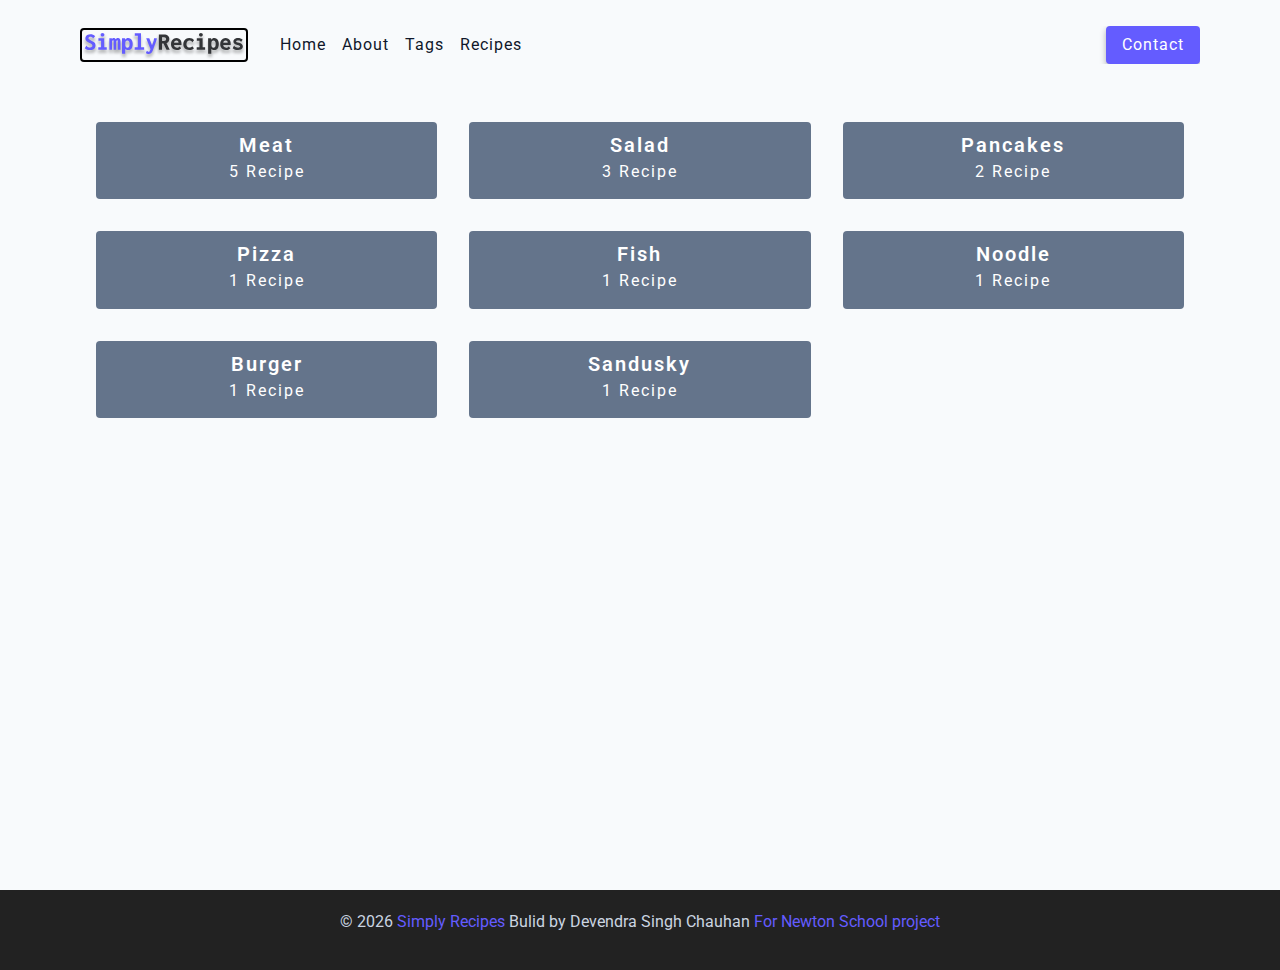
<file: tags.html>
<html lang="en">
<head>
    <meta charset="UTF-8">
    <meta http-equiv="X-UA-Compatible" content="IE=edge">
    <meta name="viewport" content="width=device-width, initial-scale=1.0">
    <title>Tags</title>
    <link rel="icon" href="./photo/favicon.ico" type="image/x.icon">
    <link rel="stylesheet" href="https://cdnjs.cloudflare.com/ajax/libs/font-awesome/5.14.0/css/all.min.css"/>
    <link rel="stylesheet" href="./css/style.css">
</head>
<body>
    <div class="nav">
        <div class="nav-center">
            <div class="nav-header">
                <a href="index.html" class="nav-header-logo">
                    <img src="./photo/logo.svg" alt="Simply recipes">
                </a>
                <button type="button" class="btn nav-header-btn" id="nav-btn">
                    <i class="fas fa-align-justify"></i>
                </button>
            </div>
            <div class="nav-links" id="nav-links">
                <a href="index.html" class="nav-links-link">Home</a>
                <a href="about.html" class="nav-links-link">About</a>
                <a href="tags.html" class="nav-links-link">Tags</a>
                <a href="recipes.html" class="nav-links-link">Recipes</a>
                <div class="nav-links-link contact-link">
                    <a href="contact.html" class="btn">Contact</a>
                </div>
            </div>
        </div>
    </div>
    <main class="main">
        <section class="tags-container">
            <a href="tag-template.html" class="tags-container-tag">
                <h5>Meat</h5>
                <p>5 Recipe</p>
            </a>
            <a href="tag-template.html" class="tags-container-tag">
                <h5>Salad</h5>
                <p>3 Recipe</p>
            </a>
            <a href="tag-template.html" class="tags-container-tag">
                <h5>Pancakes</h5>
                <p>2 Recipe</p>
            </a>
            <a href="tag-template.html" class="tags-container-tag">
                <h5>Pizza</h5>
                <p>1 Recipe</p>
            </a>
            <a href="tag-template.html" class="tags-container-tag">
                <h5>Fish</h5>
                <p>1 Recipe</p>
            </a>
            <a href="tag-template.html" class="tags-container-tag">
                <h5>Noodle</h5>
                <p>1 Recipe</p>
            </a>
            <a href="tag-template.html" class="tags-container-tag">
                <h5>Burger</h5>
                <p>1 Recipe</p>
            </a>
            <a href="tag-template.html" class="tags-container-tag">
                <h5>Sandusky</h5>
                <p>1 Recipe</p>
            </a>
        </section>
    </main>
    <footer class="footer">
        <p>
            &copy; <span id="date"></span>
            <span class="footer-logo">
                Simply Recipes
            </span>
            Bulid by Devendra Singh Chauhan <a href="https://my.newtonschool.co/">For Newton School project</a>
        </p>
    </footer>
    <script src="./js/script.js"></script>
</body>
</html>
</file>
<file: css/style.css>
@import url("https://fonts.googleapis.com/css2?family=Roboto:wght@400;500;700;900&display=swap");
:root {
  --color-bg: #f8fafc;
  --color-text: #0f172a;
  --color-white: #fff;
  --color-black: #222;
  --color-primary: #3c3799;
  --color-primary-light: #645cff;
  --color-grey-light: #cbd5e1;
  --color-grey-mid: #64748b;
  --color-grey-dark-1: #334155;
}

/* Reset css */
*,
::before,
::after {
  box-sizing: border-box;
}

html {
  font-size: 62.5%;
}

body {
  margin: 0;
  background-color: var(--color-bg);
  color: var(--color-text);
  line-height: 1.15;
  font-family: "Roboto", sans-serif;
  font-size: 1.6rem;
  font-weight: 400;
  min-height: 100vh;
}

img {
  max-width: 100%;
  display: block;
  -o-object-fit: cover;
     object-fit: cover;
}

a {
  background-color: transparent;
  text-decoration: none;
}

p {
  margin: 0;
  margin-bottom: 1.5rem;
}

h1, h2, h3, h4, h5 {
  margin: 0;
  margin-bottom: 1.4rem;
  font-weight: 400;
  text-transform: capitalize;
  letter-spacing: 1px;
}

.nav {
  display: flex;
  justify-content: center;
  align-items: center;
}
.nav-center {
  width: 90vw;
  max-width: 112rem;
}
.nav-header {
  height: 9rem;
  display: flex;
  justify-content: space-between;
  align-items: center;
}
.nav-header-logo {
  display: flex;
  align-items: center;
  border: 2px solid #000;
  border-radius: 4px;
}
.nav-header img {
  width: 200px;
}
.nav-header-btn {
  padding: 4px 12px;
}
.nav-header-btn i {
  font-size: 1.8rem;
}
.nav-links {
  display: flex;
  flex-direction: column;
  height: 0;
  overflow: hidden;
  transition: all 0.4s ease-in-out;
}
.nav-links-link {
  display: block;
  text-align: center;
  text-transform: capitalize;
  color: var(--color-text);
  letter-spacing: 1px;
  padding: 1.6rem 0;
  border-top: 1px solid var(--color-grey-light);
  transition: all 0.4s ease-in-out;
}
.nav-links-link:hover {
  color: var(--color-primary-light);
}

.show-links {
  height: 31rem;
}

.contact-link a {
  padding: 1rem 1.6rem;
}

@media screen and (min-width: 992px) {
  #nav-btn {
    display: none;
  }
  .nav {
    height: 9rem;
  }
  .nav-center {
    display: flex;
    align-items: center;
  }
  .nav-header {
    height: auto;
    margin-right: 3.2rem;
  }
  .nav-links {
    height: auto;
    flex-direction: row;
    align-items: center;
    width: 100%;
  }
  .nav-links-link {
    padding: 0;
    border-top: none;
    margin-right: 1.6rem;
    font-size: 1.6rem;
  }
  .contact-link {
    margin-left: auto;
    margin-right: 0;
  }
}
.main {
  width: 90vw;
  display: block;
  max-width: 120rem;
  margin: 0 auto;
  padding: 3.2rem;
  min-height: calc(100vh - 10rem);
}

.header {
  height: 40vh;
  background: url(./../photo/main.jpeg) center/cover no-repeat;
  border-radius: 4px;
  position: relative;
  margin-bottom: 3.2rem;
}
.header-container {
  position: absolute;
  width: 100%;
  height: 100%;
  top: 0;
  left: 0;
  background: rgba(0, 0, 0, 0.4);
  border-radius: 4px;
  display: flex;
  align-items: center;
  justify-content: center;
}
.header-container-text {
  text-align: center;
  letter-spacing: 2px;
  color: var(--color-white);
}
.header-container-text h1 {
  font-size: 6.5rem;
}
.header-container-text p {
  font-size: 2.5rem;
}

@media screen and (max-width: 768px) {
  .header-container-text h1 {
    font-size: 4rem;
    margin-bottom: 0;
  }
}
.recipes-container {
  display: grid;
  gap: 3.2rem 1.6rem;
}

.tag-container {
  order: 1;
  display: flex;
  flex-direction: column;
  padding-bottom: 4.8rem;
}
.tag-container-list {
  display: grid;
  grid-template-columns: 1fr 1fr 1fr;
}
.tag-container-list a {
  text-transform: capitalize;
  display: block;
  color: var(--color-grey-mid);
  transition: all 0.4s ease-in-out;
  margin-bottom: 1rem;
}
.tag-container-list a:hover {
  color: var(--color-primary-light);
}
.tag-container h4 {
  font-size: 2.5rem;
  margin-bottom: 3rem;
}

.recipes-list {
  display: grid;
  gap: 2rem 1rem;
  padding-bottom: 4.8rem;
}

.recipe {
  display: block;
}
.recipe-img {
  height: 24rem;
  width: 100%;
  border-radius: 4px;
  margin-bottom: 1.6rem;
}
.recipe h5 {
  font-size: 2.2rem;
  margin-bottom: 0;
  line-height: 1;
  color: var(--color-grey-dark-1);
}
.recipe p {
  margin-bottom: 0;
  color: var(--color-grey-mid);
  margin-top: 0.8rem;
  line-height: 1;
  letter-spacing: 2px;
}

@media screen and (min-width: 576px) {
  .recipes-list {
    grid-template-columns: 1fr 1fr;
  }
  .recipe-img {
    height: 16rem;
  }
}
@media screen and (min-width: 992px) {
  .recipes-container {
    grid-template-columns: 200px 1fr;
  }
  .tag-container {
    order: 0;
  }
  .tag-container-list {
    grid-template-columns: 1fr;
  }
  .recipe p {
    font-size: 14px;
  }
}
@media screen and (min-width: 1200px) {
  .recipe h5 {
    font-size: 1.84rem;
  }
  .recipes-list {
    grid-template-columns: 1fr 1fr 1fr;
  }
}
.footer {
  width: 100%;
  height: 8rem;
  display: flex;
  justify-content: center;
  align-items: center;
  background-color: var(--color-black);
  color: var(--color-grey-light);
}
.footer-logo {
  color: var(--color-primary-light);
}
.footer a {
  color: var(--color-primary-light);
}

.error-page {
  background: url(./../photo/404.jpg) center/cover no-repeat;
  width: 100%;
  height: 100%;
  display: flex;
  flex-direction: column;
  justify-content: center;
  align-items: center;
}
.error-page h1 {
  font-size: 10rem;
  color: var(--color-primary-light);
}
.error-page h3 {
  font-size: 3rem;
  color: var(--color-black);
}

.about-container {
  display: grid;
  gap: 3rem 4rem;
  padding: 3rem;
}

.about-container h2 {
  font-size: 3.2rem;
  font-weight: 700;
  margin-bottom: 3rem;
}

.about-container p {
  font-size: 1.6rem;
  line-height: 1.5;
  margin-bottom: 2rem;
}

.about-img {
  border-radius: 4px;
  height: 30rem;
  width: 100%;
}

.about-recipes-title {
  text-align: center;
  font-size: 2.5rem;
}

@media screen and (min-width: 992px) {
  .about-container {
    grid-template-columns: 1fr 1fr;
    grid-template-rows: 40rem;
    align-items: center;
  }
  .about-img {
    height: 100%;
  }
}
.heading-recipes {
  text-align: center;
  text-transform: uppercase;
  font-style: oblique;
  font-weight: 500;
}

.recipe-container {
  display: grid;
  gap: 3rem;
}
.recipe-container-img {
  width: 100%;
  height: 30rem;
  border-radius: 4px;
}
.recipe-container-heading {
  font-size: 4rem;
}
.recipe-container p {
  font-size: 1.6rem;
  color: var(--color-grey-mid);
  line-height: 1.7;
}

.recipe-icons {
  display: grid;
  grid-template-columns: repeat(3, 1fr);
  gap: 1rem;
  margin: 2rem 0;
  text-align: center;
}
.recipe-icons i {
  font-size: 2.4rem;
  color: var(--color-primary);
  margin-bottom: 1rem;
}
.recipe-icons h5, .recipe-icons p {
  margin-bottom: 0;
  font-size: 1.4rem;
}
.recipe-icons p {
  color: var(--color-grey-mid);
}

.recipe-tags {
  display: flex;
  align-items: center;
  flex-wrap: wrap;
  font-size: 1.2rem;
  font-weight: 600;
}
.recipe-tags a {
  color: var(--color-white);
  background: var(--color-primary-light);
  border-radius: 4px;
  padding: 4px 8px;
  margin-inline: 4px;
  text-transform: capitalize;
}

@media screen and (min-width: 992px) {
  .recipe-container {
    grid-template-columns: 4fr 5fr;
    align-items: center;
  }
}
.recipe-inst {
  pad: 3rem 0;
  display: grid;
  gap: 1.2rem 8rem;
  margin: 4rem 0;
}
.recipe-inst div {
  margin-bottom: 1.5rem;
}
.recipe-inst header {
  display: grid;
  grid-template-columns: auto 1fr;
  font-weight: 600;
  margin-bottom: 0;
  color: var(--color-primary);
}
.recipe-inst header p {
  text-transform: uppercase;
  font-weight: 600;
  grid-template-columns: auto 1fr;
  color: var(--color-primary-light);
  gap: 1.5rem;
  align-items: center;
  font-size: 1.6rem;
}
.recipe-inst header div {
  margin-top: 2rem;
  height: 2px;
  background: var(--color-grey-light);
}
.recipe-inst p {
  line-height: 1.5;
  color: var(--color-grey-dark-1);
}
.recipe-inst h4 {
  font-size: 2.6rem;
}
.recipe-inst-required {
  display: grid;
  row-gap: 3.2rem;
}
.recipe-inst-required__ing {
  border-bottom: 2px solid var(--color-grey-light);
  padding-bottom: 1.2rem;
  color: var(--color-grey-dark-1);
}
.recipe-inst-required__tool {
  border-bottom: 2px solid var(--color-grey-light);
  padding: 1.2rem;
  color: var(--color-primary);
  text-transform: capitalize;
}

@media screen and (min-width: 992px) {
  .recipe-inst {
    grid-template-columns: 2fr 1fr;
  }
}
.tag-template h4 {
  font-size: 2.6rem;
  font-weight: 600;
}

.tags-container {
  display: grid;
  gap: 3.2rem;
  padding-bottom: 4.8rem;
}
.tags-container-tag {
  background: var(--color-grey-mid);
  border-radius: 4px;
  text-align: center;
  color: var(--color-white);
  transition: all 0.4s ease-in-out;
  padding: 1.2rem 0;
}
.tags-container-tag:hover {
  background: var(--color-primary);
}
.tags-container-tag h5, .tags-container-tag p {
  margin-bottom: 0.6rem;
  letter-spacing: 2px;
}
.tags-container-tag h5 {
  font-size: 2rem;
  font-weight: 600;
}

@media screen and (min-width: 576px) {
  .tags-container {
    grid-template-columns: 1fr 1fr;
  }
}
@media screen and (min-width: 992px) {
  .tags-container {
    grid-template-columns: 1fr 1fr 1fr;
  }
}
.contact-container {
  display: grid;
  gap: 1.2rem 4.8rem;
  padding: 4.8rem;
}
.contact-container h3 {
  font-size: 3.2rem;
}
.contact-container p {
  line-height: 1.7;
}

.form-container {
  width: 100%;
  margin: 0;
}
.form-container-row {
  margin-bottom: 1.8rem;
}
.form-container-label {
  display: block;
  font-size: 1.4rem;
  margin-bottom: 0.8rem;
  text-transform: capitalize;
  letter-spacing: 2px;
}
.form-container-input, .form-container-textarea {
  width: 100%;
  padding: 0.6rem 1.2rem;
  border-radius: 4px;
  border: 1px solid var(--color-grey-mid);
}
.form-container-textarea {
  height: 7rem;
}

.btn-block {
  display: block;
  width: 100%;
}

.contact-title {
  text-align: center;
  font-size: 2rem;
}

@media screen and (min-width: 992px) {
  .contact-container {
    grid-template-columns: 1fr 45rem;
  }
}
/*  Components */
.btn {
  cursor: pointer;
  color: var(--color-white);
  background-color: var(--color-primary-light);
  border: transparent;
  border-radius: 4px;
  letter-spacing: 1px;
  padding: 6px 12px;
  box-shadow: 0 3px 6px rgba(0, 0, 0, 0.3);
  transition: all 0.3s ease-in-out;
  display: inline-block;
  text-transform: capitalize;
}

.btn-hover {
  background-color: var(--color-primary);
}/*# sourceMappingURL=style.css.map */
</file>
